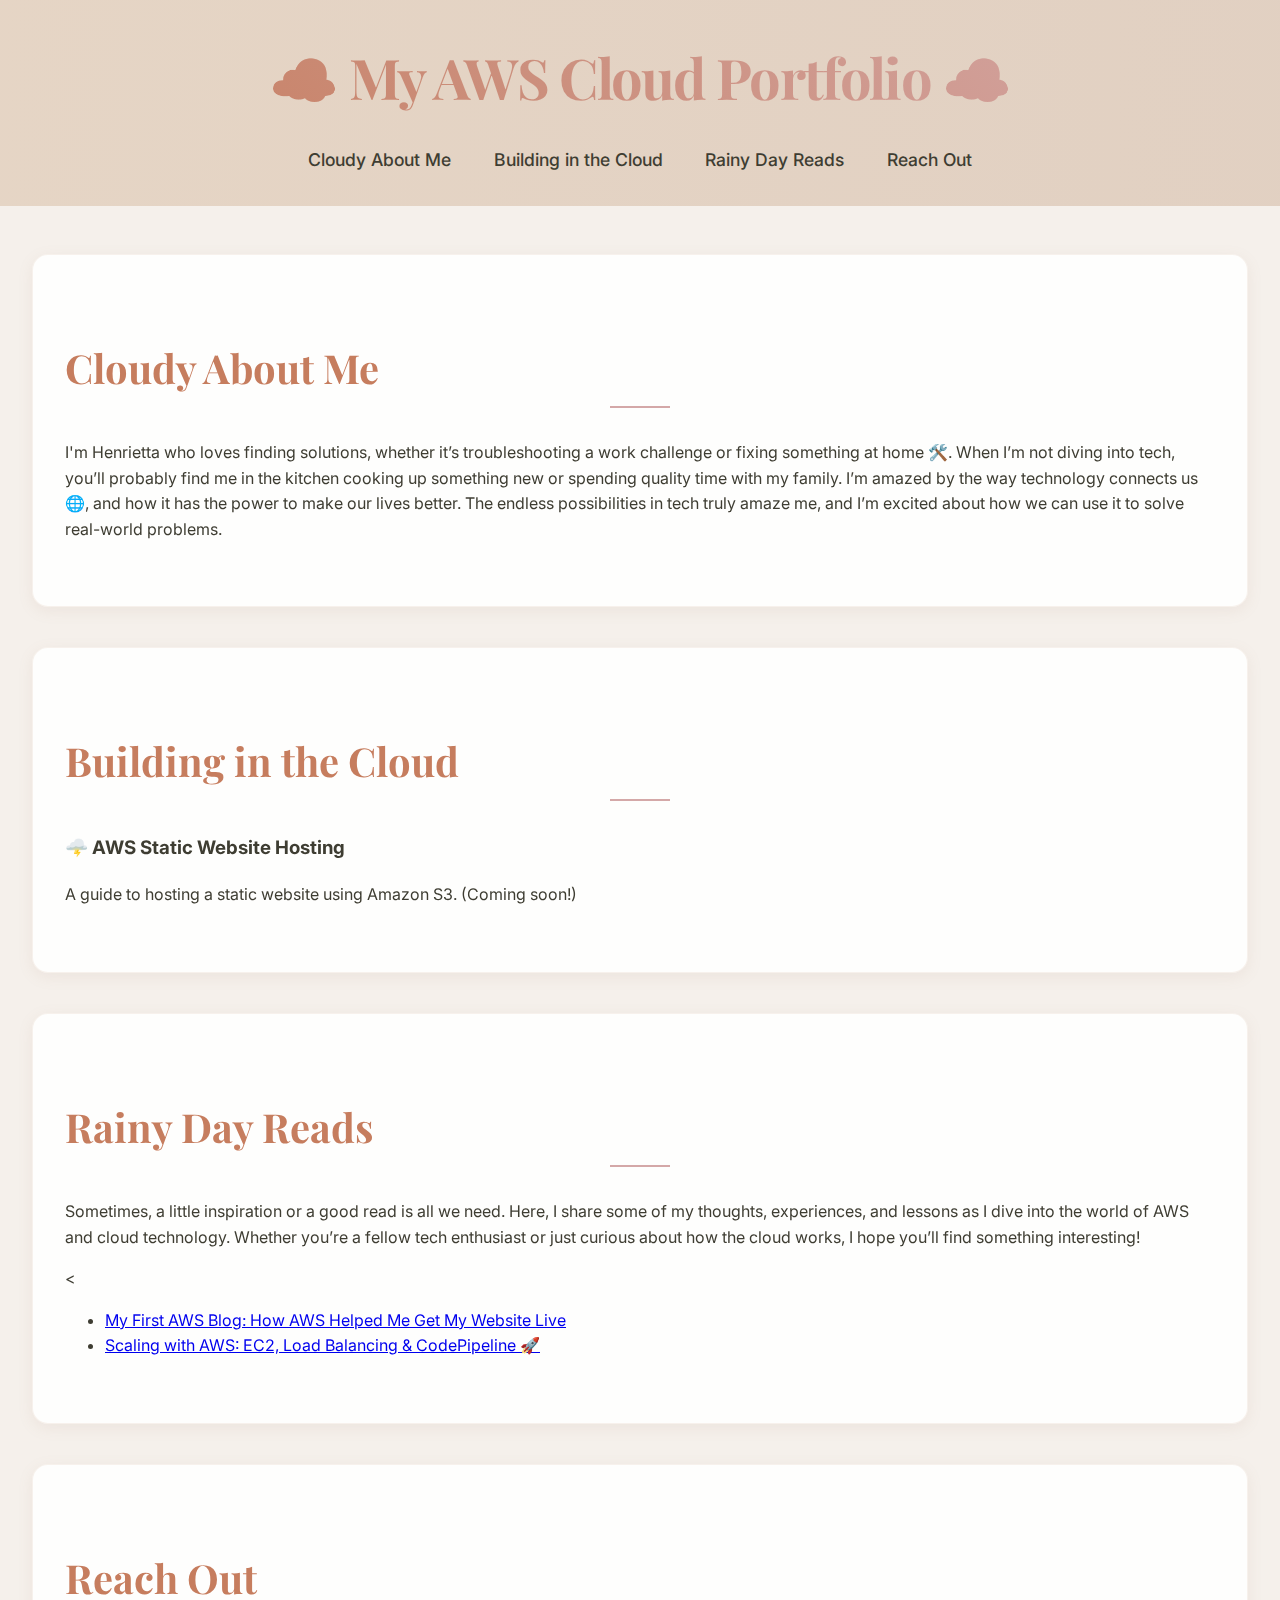
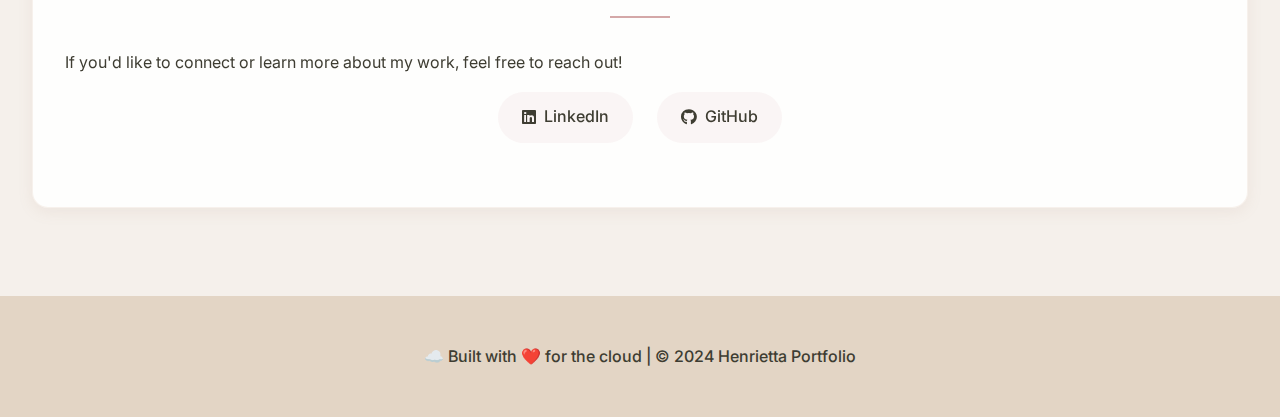
<file: index.html>
<!DOCTYPE html>
<html lang="en">
<head>
  <meta charset="UTF-8">
  <meta name="viewport" content="width=device-width, initial-scale=1.0">
  <link href="https://fonts.googleapis.com/css2?family=Roboto:wght@400;500&family=Lora:wght@700&display=swap" rel="stylesheet">
  <link rel="stylesheet" href="https://cdnjs.cloudflare.com/ajax/libs/font-awesome/6.0.0-beta3/css/all.min.css">
  <title>Henrietta Portfolio</title>
  <link rel="stylesheet" href="style.css">
</head>
<body>
  <header>
    <div class="container">
      <h1>☁️ My AWS Cloud Portfolio ☁️</h1>
      <nav>
        <a href="#about">Cloudy About Me</a>
        <a href="#projects">Building in the Cloud</a>
        <a href="#blogs">Rainy Day Reads</a>
        <a href="#contact">Reach Out</a>
      </nav>
    </div>
  </header>

  <main>
    <section id="about">
      <div class="container">
        <h2>Cloudy About Me</h2>
        <p>I'm Henrietta who loves finding solutions, whether it’s troubleshooting a work challenge or fixing something at home 🛠️. When I’m not diving into tech, you’ll probably find me in the kitchen cooking up something new or spending quality time with my family. I’m amazed by the way technology connects us🌐, and how it has the power to make our lives better. The endless possibilities in tech truly amaze me, and I’m excited about how we can use it to solve real-world problems.</p>
      </div>
    </section>

    <section id="projects">
      <div class="container">
        <h2>Building in the Cloud</h2>
        <div class="project">
          <h3>🌩️ AWS Static Website Hosting</h3>
          <p>A guide to hosting a static website using Amazon S3. (Coming soon!)</p>
        </div>
      </div>
    </section>

    <section id="blogs">
        <div class="container">
          <h2>Rainy Day Reads</h2>
          <p>Sometimes, a little inspiration or a good read is all we need. Here, I share some of my thoughts, experiences, and lessons as I dive into the world of AWS and cloud technology. Whether you’re a fellow tech enthusiast or just curious about how the cloud works, I hope you’ll find something interesting!</p>
          <<ul>
            <li><a href="Blog/how-aws-helped-me.html">My First AWS Blog: How AWS Helped Me Get My Website Live</a></li>
            <li><a href="Blog/scaling-your-website.html">Scaling with AWS: EC2, Load Balancing & CodePipeline 🚀</a></li>
          </ul>
          
        </div>
    </section>

    <section id="contact">
        <h2>Reach Out</h2>
        <p>If you'd like to connect or learn more about my work, feel free to reach out!</p>
        <ul>
          <li><a href="https://www.linkedin.com/in/henriettamizh/" target="_blank"><i class="fab fa-linkedin"></i> LinkedIn</a></li>
          <li><a href="https://github.com/mizhenn" target="_blank"><i class="fab fa-github"></i> GitHub</a></li>
        </ul>
    </section>
      
  </main>

  <footer>
    <p>☁️ Built with ❤️ for the cloud | © 2024 Henrietta Portfolio</p>
  </footer>
</body>
</html>
</file>
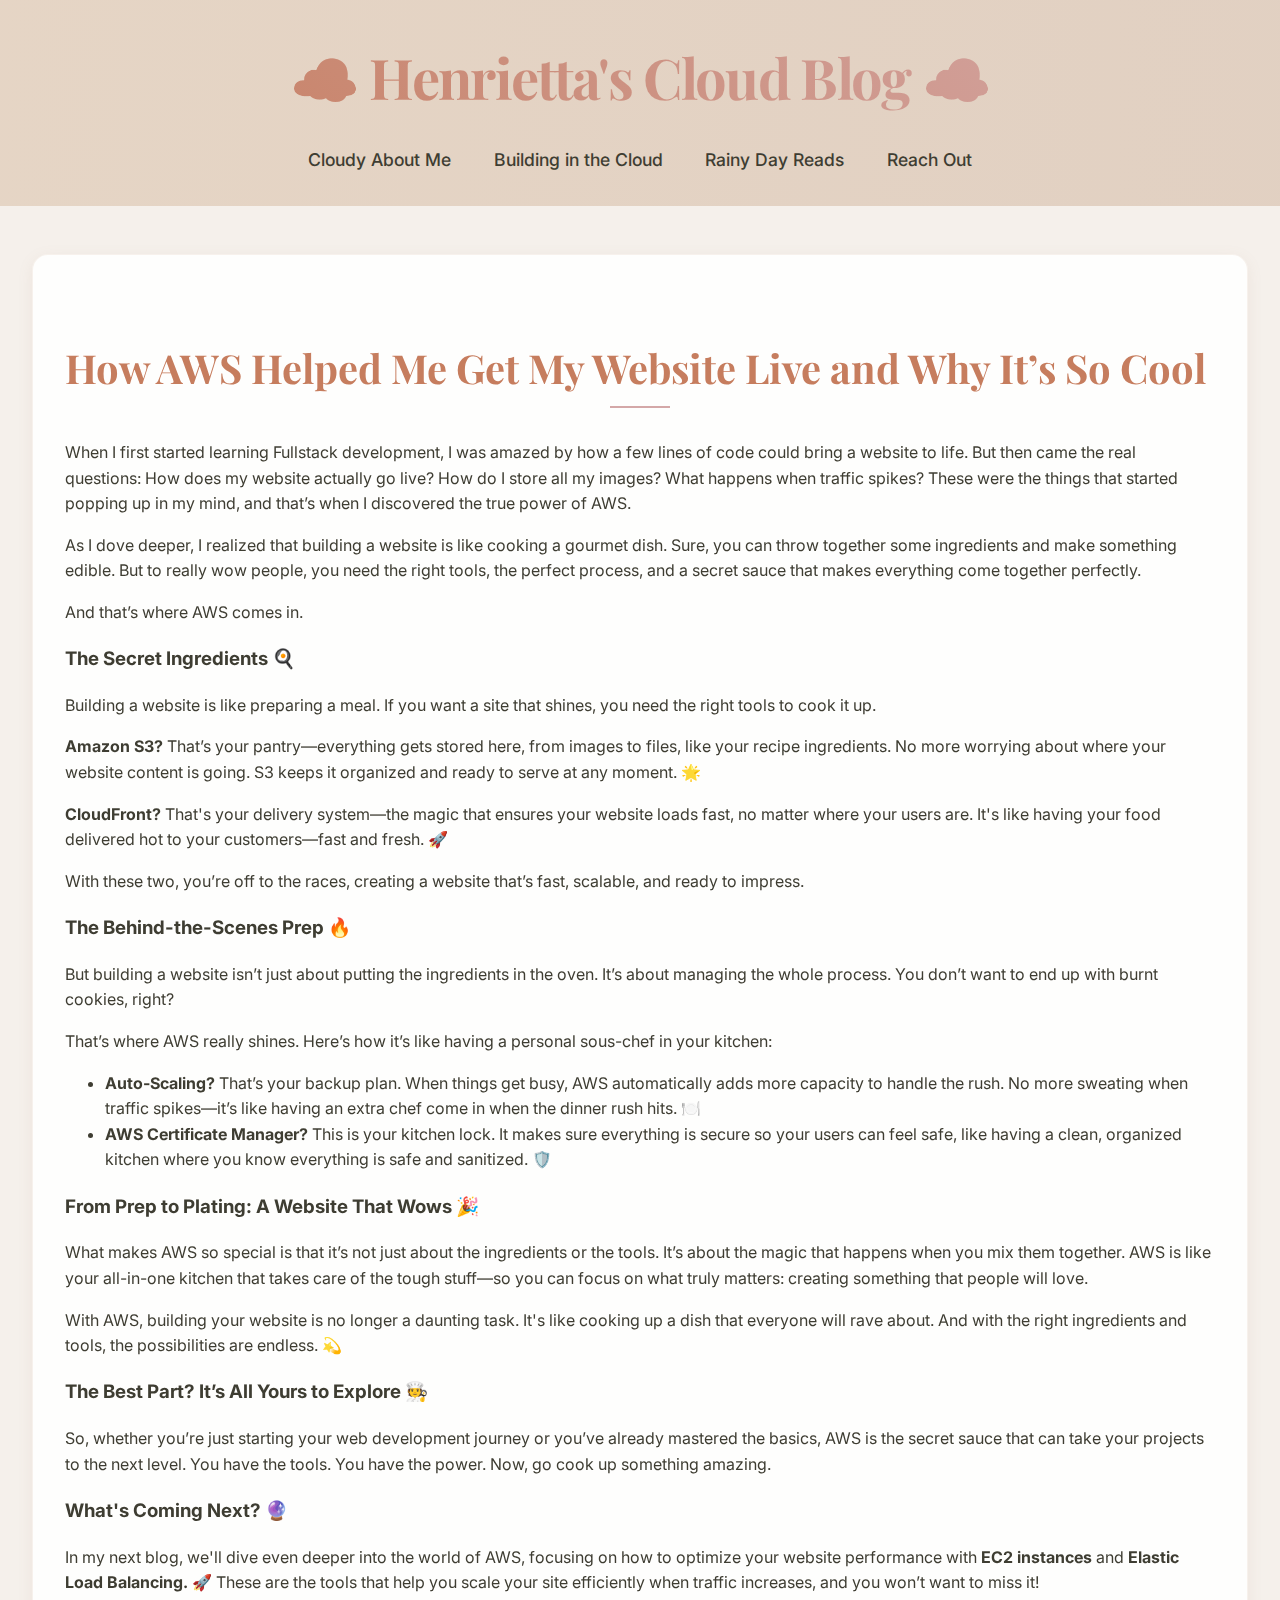
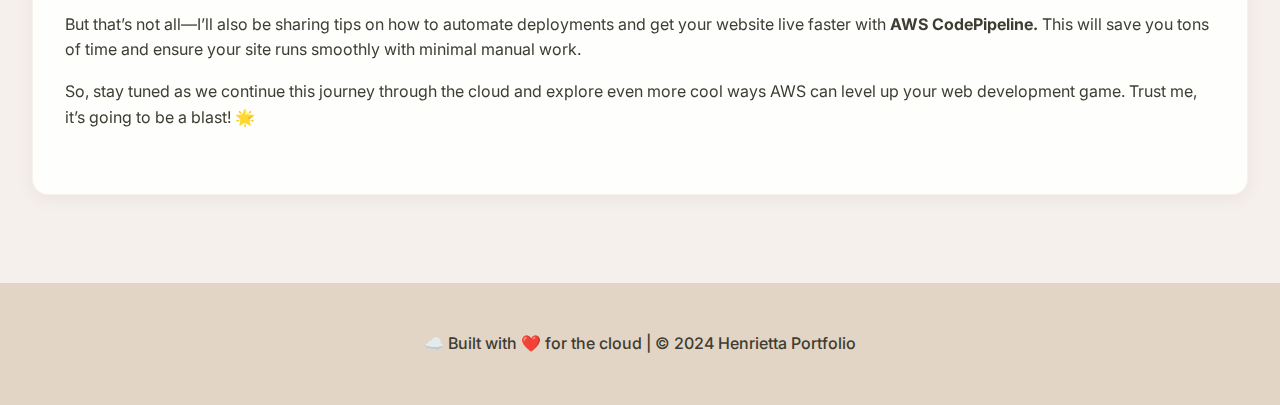
<file: Blog/how-aws-helped-me.html>
<!DOCTYPE html>
<html lang="en">
<head>
  <meta charset="UTF-8">
  <meta name="viewport" content="width=device-width, initial-scale=1.0">
  <title>How AWS Helped Me Get My Website Live and Why It’s So Cool</title>
  <link href="https://fonts.googleapis.com/css2?family=Roboto:wght@400;500&family=Lora:wght@700&display=swap" rel="stylesheet">
  <link rel="stylesheet" href="https://cdnjs.cloudflare.com/ajax/libs/font-awesome/6.0.0-beta3/css/all.min.css">
  <link rel="stylesheet" href="../style.css">
</head>
<body>
  <header>
    <div class="container">
        <h1>☁️ Henrietta's Cloud Blog ☁️</h1>

      <nav>
        <a href="../index.html#about">Cloudy About Me</a>
        <a href="../index.html#projects">Building in the Cloud</a>
        <a href="../index.html#blogs">Rainy Day Reads</a>
        <a href="../index.html#contact">Reach Out</a>
      </nav>
    </div>
  </header>

  <main>
    <section class="blog-post">
      <div class="container">
        <h2>How AWS Helped Me Get My Website Live and Why It’s So Cool</h2>
        <p>When I first started learning Fullstack development, I was amazed by how a few lines of code could bring a website to life. But then came the real questions: How does my website actually go live? How do I store all my images? What happens when traffic spikes? These were the things that started popping up in my mind, and that’s when I discovered the true power of AWS.</p>

        <p>As I dove deeper, I realized that building a website is like cooking a gourmet dish. Sure, you can throw together some ingredients and make something edible. But to really wow people, you need the right tools, the perfect process, and a secret sauce that makes everything come together perfectly.</p>

        <p>And that’s where AWS comes in.</p>

        <h3>The Secret Ingredients 🍳</h3>
        <p>Building a website is like preparing a meal. If you want a site that shines, you need the right tools to cook it up.</p>
        <p><strong>Amazon S3?</strong> That’s your pantry—everything gets stored here, from images to files, like your recipe ingredients. No more worrying about where your website content is going. S3 keeps it organized and ready to serve at any moment. 🌟</p>

        <p><strong>CloudFront?</strong> That's your delivery system—the magic that ensures your website loads fast, no matter where your users are. It's like having your food delivered hot to your customers—fast and fresh. 🚀</p>

        <p>With these two, you’re off to the races, creating a website that’s fast, scalable, and ready to impress.</p>

        <h3>The Behind-the-Scenes Prep 🔥</h3>
        <p>But building a website isn’t just about putting the ingredients in the oven. It’s about managing the whole process. You don’t want to end up with burnt cookies, right?</p>

        <p>That’s where AWS really shines. Here’s how it’s like having a personal sous-chef in your kitchen:</p>

        <ul>
          <li><strong>Auto-Scaling?</strong> That’s your backup plan. When things get busy, AWS automatically adds more capacity to handle the rush. No more sweating when traffic spikes—it’s like having an extra chef come in when the dinner rush hits. 🍽️</li>
          <li><strong>AWS Certificate Manager?</strong> This is your kitchen lock. It makes sure everything is secure so your users can feel safe, like having a clean, organized kitchen where you know everything is safe and sanitized. 🛡️</li>
        </ul>

        <h3>From Prep to Plating: A Website That Wows 🎉</h3>
        <p>What makes AWS so special is that it’s not just about the ingredients or the tools. It’s about the magic that happens when you mix them together. AWS is like your all-in-one kitchen that takes care of the tough stuff—so you can focus on what truly matters: creating something that people will love.</p>

        <p>With AWS, building your website is no longer a daunting task. It's like cooking up a dish that everyone will rave about. And with the right ingredients and tools, the possibilities are endless. 💫</p>

        <h3>The Best Part? It’s All Yours to Explore 🧑‍🍳</h3>
        <p>So, whether you’re just starting your web development journey or you’ve already mastered the basics, AWS is the secret sauce that can take your projects to the next level. You have the tools. You have the power. Now, go cook up something amazing.</p>

        <h3>What's Coming Next? 🔮</h3>
        <p>In my next blog, we'll dive even deeper into the world of AWS, focusing on how to optimize your website performance with <strong>EC2 instances</strong> and <strong>Elastic Load Balancing.</strong> 🚀 These are the tools that help you scale your site efficiently when traffic increases, and you won’t want to miss it!</p>

        <p>But that’s not all—I’ll also be sharing tips on how to automate deployments and get your website live faster with <Strong>AWS CodePipeline.</strong> This will save you tons of time and ensure your site runs smoothly with minimal manual work.</p>

        <p>So, stay tuned as we continue this journey through the cloud and explore even more cool ways AWS can level up your web development game. Trust me, it’s going to be a blast! 🌟</p>

      </div>
    </section>
  </main>

  <footer>
    <p>☁️ Built with ❤️ for the cloud | © 2024 Henrietta Portfolio</p>
  </footer>
</body>
</html>
</file>
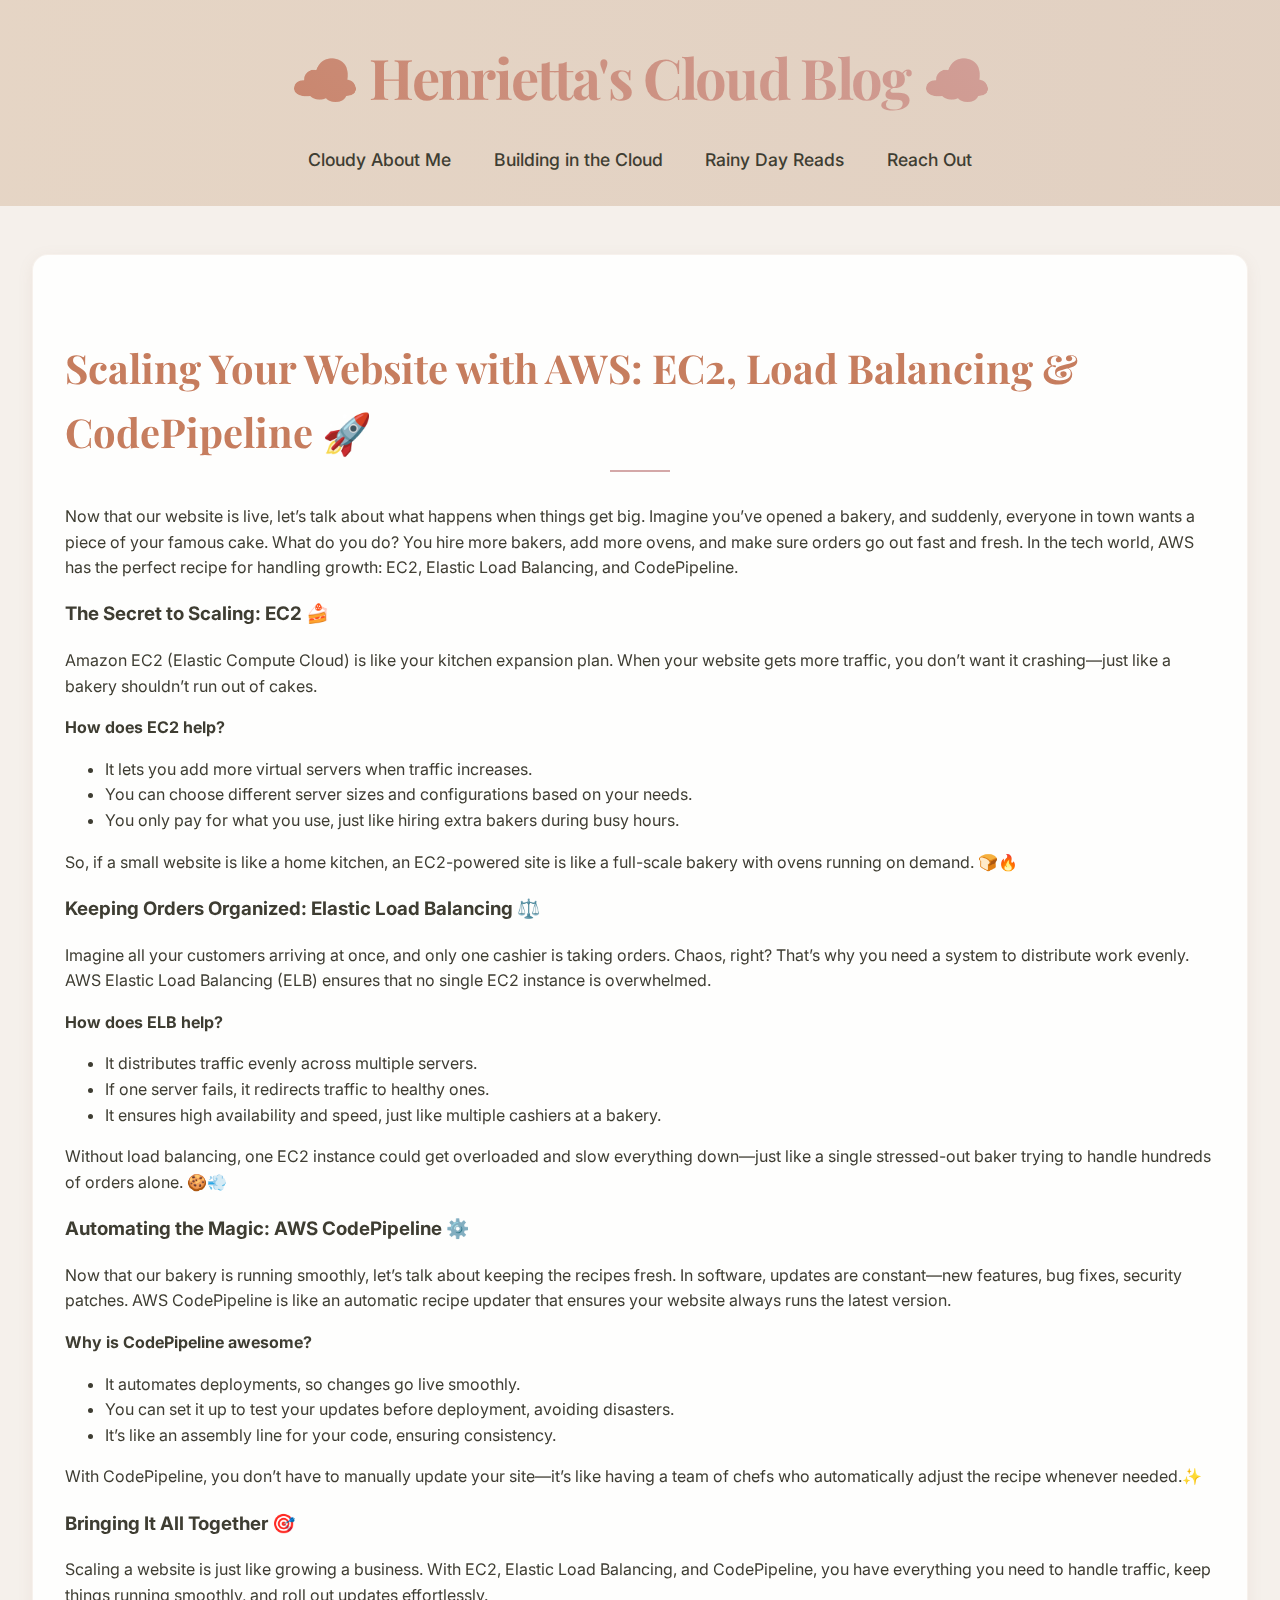
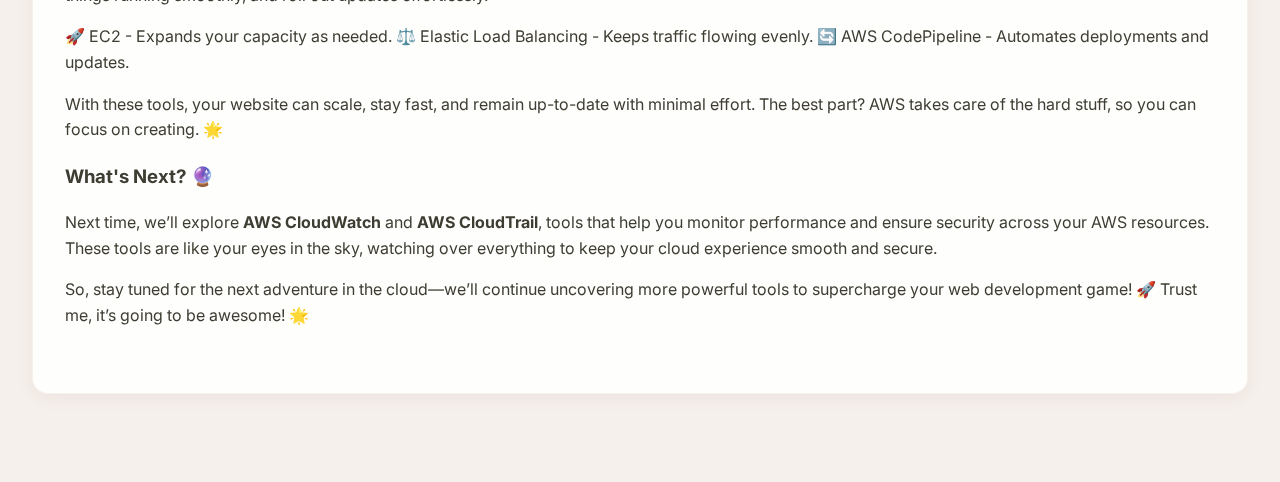
<file: Blog/scaling-your-website.html>
<!DOCTYPE html>
<html lang="en">
<head>
  <meta charset="UTF-8">
  <meta name="viewport" content="width=device-width, initial-scale=1.0">
  <title>Scaling Your Website with AWS: EC2, Load Balancing & CodePipeline 🚀</title>
  <link href="https://fonts.googleapis.com/css2?family=Inter:wght@400;500;600&family=Playfair+Display:wght@700&display=swap" rel="stylesheet">
  <link rel="stylesheet" href="https://cdnjs.cloudflare.com/ajax/libs/font-awesome/6.0.0-beta3/css/all.min.css">
  <link rel="stylesheet" href="../style.css">
</head>
<body>
  <header>
    <div class="container">
        <h1>☁️ Henrietta's Cloud Blog ☁️</h1>

      <nav>
        <a href="../index.html#about">Cloudy About Me</a>
        <a href="../index.html#projects">Building in the Cloud</a>
        <a href="../index.html#blogs">Rainy Day Reads</a>
        <a href="../index.html#contact">Reach Out</a>
      </nav>
    </div>
  </header>

  <main>
    <section class="blog-post">
      <div class="container">
        <h2>Scaling Your Website with AWS: EC2, Load Balancing & CodePipeline 🚀</h2>
        
        <p>Now that our website is live, let’s talk about what happens when things get big. Imagine you’ve opened a bakery, and suddenly, everyone in town wants a piece of your famous cake. What do you do? You hire more bakers, add more ovens, and make sure orders go out fast and fresh. In the tech world, AWS has the perfect recipe for handling growth: EC2, Elastic Load Balancing, and CodePipeline.</p>

        <h3>The Secret to Scaling: EC2 🍰</h3>
        <p>Amazon EC2 (Elastic Compute Cloud) is like your kitchen expansion plan. When your website gets more traffic, you don’t want it crashing—just like a bakery shouldn’t run out of cakes.</p>
        
        <p><strong>How does EC2 help?</strong></p>
        <ul>
          <li>It lets you add more virtual servers when traffic increases.</li>
          <li>You can choose different server sizes and configurations based on your needs.</li>
          <li>You only pay for what you use, just like hiring extra bakers during busy hours.</li>
        </ul>

        <p>So, if a small website is like a home kitchen, an EC2-powered site is like a full-scale bakery with ovens running on demand. 🍞🔥</p>

        <h3>Keeping Orders Organized: Elastic Load Balancing ⚖️</h3>
        <p>Imagine all your customers arriving at once, and only one cashier is taking orders. Chaos, right? That’s why you need a system to distribute work evenly. AWS Elastic Load Balancing (ELB) ensures that no single EC2 instance is overwhelmed.</p>

        <p><strong>How does ELB help?</strong></p>
        <ul>
          <li>It distributes traffic evenly across multiple servers.</li>
          <li>If one server fails, it redirects traffic to healthy ones.</li>
          <li>It ensures high availability and speed, just like multiple cashiers at a bakery.</li>
        </ul>

        <p>Without load balancing, one EC2 instance could get overloaded and slow everything down—just like a single stressed-out baker trying to handle hundreds of orders alone. 🍪💨</p>

        <h3>Automating the Magic: AWS CodePipeline ⚙️</h3>
        <p>Now that our bakery is running smoothly, let’s talk about keeping the recipes fresh. In software, updates are constant—new features, bug fixes, security patches. AWS CodePipeline is like an automatic recipe updater that ensures your website always runs the latest version.</p>

        <p><strong>Why is CodePipeline awesome?</strong></p>
        <ul>
          <li>It automates deployments, so changes go live smoothly.</li>
          <li>You can set it up to test your updates before deployment, avoiding disasters.</li>
          <li>It’s like an assembly line for your code, ensuring consistency.</li>
        </ul>

        <p>With CodePipeline, you don’t have to manually update your site—it’s like having a team of chefs who automatically adjust the recipe whenever needed.✨</p>

        <h3>Bringing It All Together 🎯</h3>
        <p>Scaling a website is just like growing a business. With EC2, Elastic Load Balancing, and CodePipeline, you have everything you need to handle traffic, keep things running smoothly, and roll out updates effortlessly.</p>

        <p>🚀 EC2 - Expands your capacity as needed.  
        ⚖️ Elastic Load Balancing - Keeps traffic flowing evenly.  
        🔄 AWS CodePipeline - Automates deployments and updates.</p>

        <p>With these tools, your website can scale, stay fast, and remain up-to-date with minimal effort. The best part? AWS takes care of the hard stuff, so you can focus on creating. 🌟</p>

        <h3>What's Next? 🔮</h3>
        <p>Next time, we’ll explore <strong>AWS CloudWatch</strong> and <strong>AWS CloudTrail</strong>, tools that help you monitor performance and ensure security across your AWS resources. These tools are like your eyes in the sky, watching over everything to keep your cloud experience smooth and secure.</p>

        <p>So, stay tuned for the next adventure in the cloud—we’ll continue uncovering more powerful tools to supercharge your web development game! 🚀 Trust me, it’s going to be awesome! 🌟</p>
</file>
<file: style.css>
/* Add Google Fonts */
@import url('https://fonts.googleapis.com/css2?family=Inter:wght@400;500;600&family=Playfair+Display:wght@700&display=swap');

/* CSS Variables for Nude Theme */
:root {
  --primary-color: #E3D5C5; /* Warm Beige */
  --secondary-color: #D4A8A8; /* Muted Rose */
  --text-color: #3E3D32; /* Soft Black */
  --background-color: #F5F0EB; /* Light Nude */
  --accent-color: #C67D5E; /* Terracotta */
  --white: #FFFFFF;
  --shadow: 0 4px 15px rgba(168, 132, 107, 0.1);
  --border-radius: 16px;
  --transition: all 0.3s cubic-bezier(0.25, 0.46, 0.45, 0.94);
}

/* Base Styles */
body {
  font-family: 'Inter', sans-serif;
  line-height: 1.6;
  color: var(--text-color);
  background: var(--background-color);
  margin: 0;
  padding: 0;
  min-height: 100vh;
  display: flex;
  flex-direction: column;
}

/* Header Styles */
header {
  background: var(--primary-color);
  padding: 2rem 0;
  color: var(--text-color);
  text-align: center;
  position: relative;
  overflow: hidden;
}

header::before {
  content: '';
  position: absolute;
  top: 0;
  left: 0;
  width: 100%;
  height: 100%;
  background: linear-gradient(to right, 
    rgba(230, 213, 197, 0.8),
    rgba(212, 168, 168, 0.1));
  z-index: 0;
}

header h1 {
  font-family: 'Playfair Display', serif;
  font-size: clamp(2.5rem, 6vw, 3.5rem);
  margin: 0;
  position: relative;
  z-index: 1;
  letter-spacing: -0.03em;
  background: linear-gradient(45deg, var(--accent-color), var(--secondary-color));
  -webkit-background-clip: text;
  background-clip: text;
  color: transparent;
}

header nav {
  margin-top: 1.5rem;
  position: relative;
  z-index: 1;
}

header nav a {
  color: var(--text-color);
  text-decoration: none;
  margin: 0 1.2rem;
  font-size: 1.1rem;
  font-weight: 500;
  padding-bottom: 0.3rem;
  transition: var(--transition);
  position: relative;
}

header nav a::after {
  content: '';
  position: absolute;
  bottom: 0;
  left: 0;
  width: 0;
  height: 2px;
  background: var(--accent-color);
  transition: var(--transition);
}

header nav a:hover::after {
  width: 100%;
}

/* Main Content Area */
main {
  flex: 1;
  width: 100%;
  max-width: 1400px;
  margin: 3rem auto;
  padding: 0 2rem;
  box-sizing: border-box;
}

/* Section Styling */
section {
  padding: 3rem 2rem;
  margin-bottom: 2.5rem;
  border-radius: var(--border-radius);
  background: rgba(255, 255, 255, 0.9);
  backdrop-filter: blur(8px);
  box-shadow: var(--shadow);
  transition: var(--transition);
  border: 1px solid rgba(230, 213, 197, 0.3);
}

section:hover {
  transform: translateY(-5px);
  box-shadow: 0 8px 25px rgba(168, 132, 107, 0.15);
}

section h2 {
  margin-bottom: 2rem;
  color: var(--accent-color);
  font-size: clamp(1.75rem, 3.5vw, 2.5rem);
  font-family: 'Playfair Display', serif;
  position: relative;
  padding-bottom: 0.5rem;
}

section h2::after {
  content: '';
  position: absolute;
  bottom: 0;
  left: 50%;
  transform: translateX(-50%);
  width: 60px;
  height: 2px;
  background: var(--secondary-color);
}

/* Contact Section */
#contact ul {
  list-style: none;
  padding: 0;
  display: flex;
  gap: 1.5rem;
  justify-content: center;
  flex-wrap: wrap;
}

#contact a {
  text-decoration: none;
  color: var(--text-color);
  font-weight: 500;
  padding: 0.8rem 1.5rem;
  border-radius: 50px;
  background: rgba(212, 168, 168, 0.1);
  transition: var(--transition);
  display: flex;
  align-items: center;
  gap: 0.5rem;
}

#contact a:hover {
  background: var(--secondary-color);
  color: var(--white);
}

/* Footer Styling */
footer {
  text-align: center;
  padding: 2rem;
  background: var(--primary-color);
  color: var(--text-color);
  margin-top: auto;
  font-weight: 500;
}

/* Responsive Design */
@media (max-width: 768px) {
  main {
    padding: 0 1.5rem;
    margin: 2rem auto;
  }

  section {
    padding: 2rem 1.5rem;
  }

  header nav a {
    margin: 0 0.8rem;
  }
}

@media (max-width: 480px) {
  header {
    padding: 1.5rem 0;
  }

  header h1 {
    font-size: 2.2rem;
  }

  header nav a {
    font-size: 1rem;
    margin: 0 0.5rem;
  }

  #contact a {
    padding: 0.6rem 1.2rem;
  }
}

/* Image Styling */
img {
  max-width: 100%;
  height: auto;
  border-radius: var(--border-radius);
  filter: grayscale(20%);
  transition: var(--transition);
}

img:hover {
  filter: grayscale(0%);
}
</file>
